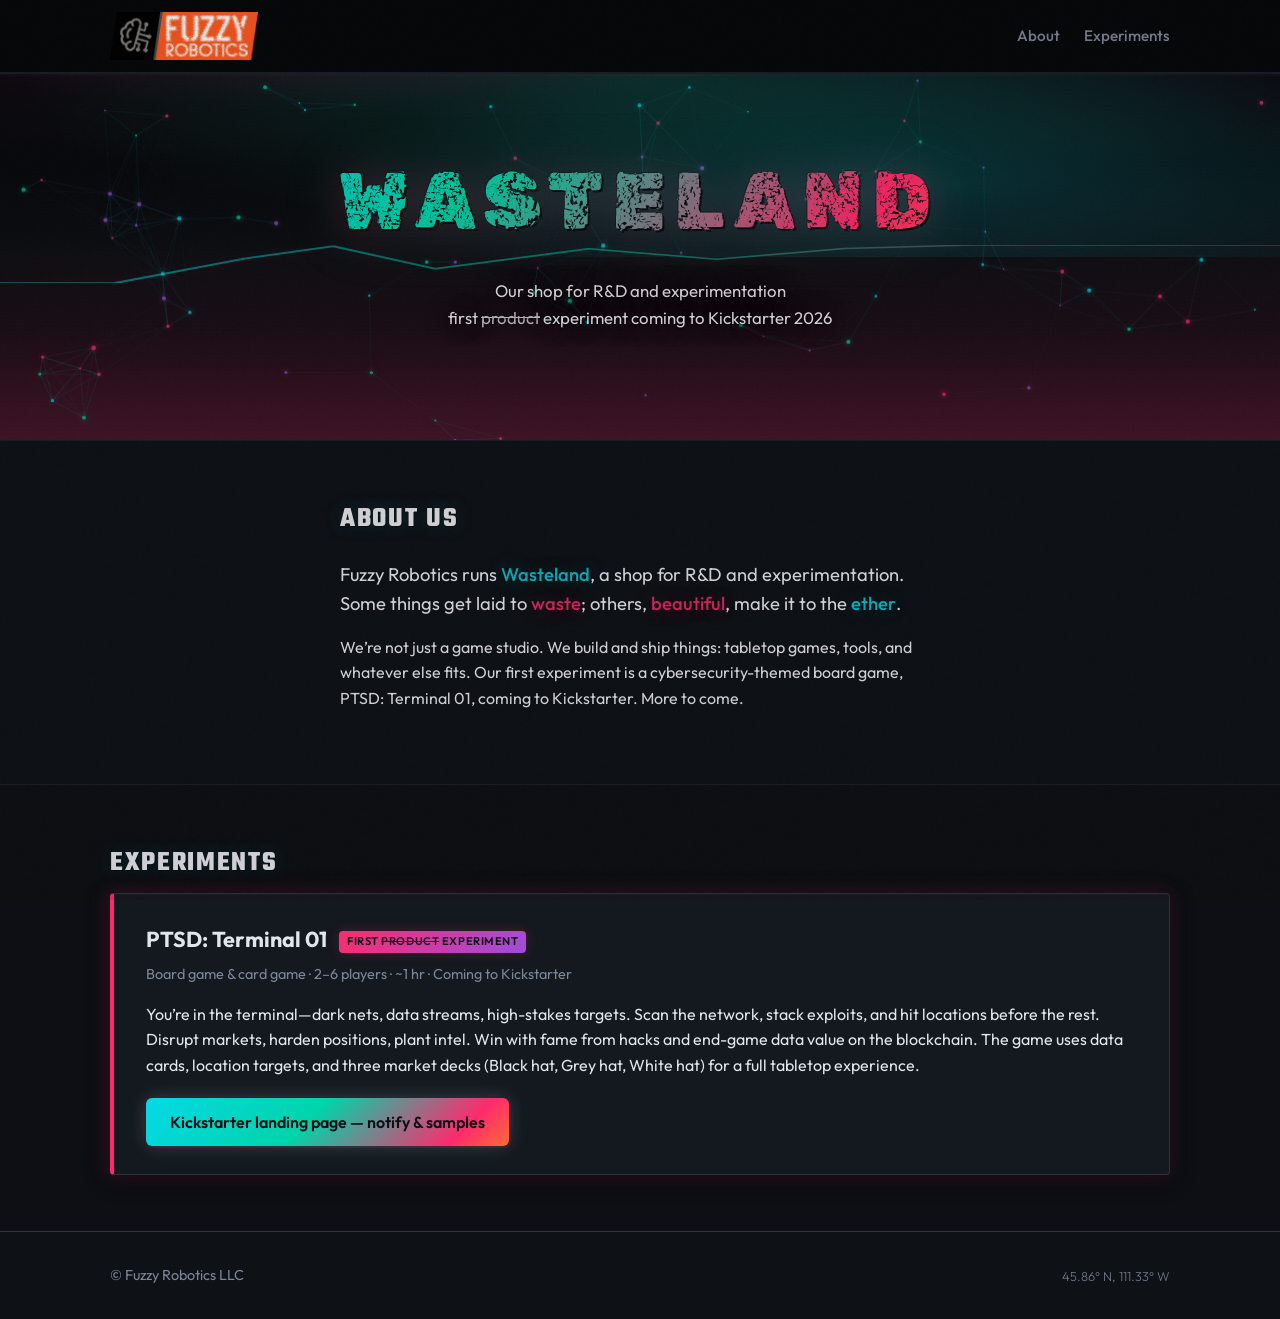
<file: index.html>
<!DOCTYPE html>
<html lang="en">
<head>
    <meta charset="utf-8" />
    <meta name="viewport" content="width=device-width, initial-scale=1, shrink-to-fit=no" />
    <meta name="description" content="Fuzzy Robotics LLC — Wasteland. Our shop: R&amp;D, experimentation, and first experiments. PTSD: Terminal 01, coming to Kickstarter." />
    <meta name="author" content="Fuzzy Robotics LLC" />
    <title>Fuzzy Robotics — Wasteland</title>
    <link rel="icon" type="image/x-icon" href="assets/favicon.ico" />
    <link rel="preconnect" href="https://fonts.googleapis.com" />
    <link rel="preconnect" href="https://fonts.gstatic.com" crossorigin />
    <link href="https://fonts.googleapis.com/css2?family=JetBrains+Mono:wght@400;600&family=Orbitron:wght@700;900&family=Outfit:wght@300;500;700&family=Rubik+Distressed&family=Teko:wght@500;700&display=swap" rel="stylesheet" />
    <link href="css/site.css" rel="stylesheet" />
</head>
<body>
<header class="site-header">
    <div class="container header-inner">
        <a class="brand" href="#top">
            <img class="brand-logo" src="/g9314.png" alt="Fuzzy Robotics" width="160" height="53" />
        </a>
        <nav class="nav">
            <a href="#about">About</a>
            <a href="#experiments">Experiments</a>
            <!--<a href="#learn-more">Learn more</a>-->
        </nav>
    </div>
</header>

<main id="top">
    <section class="hero">
        <canvas class="hero-particles" id="heroParticles" aria-hidden="true"></canvas>
        <div class="container hero-text">
            <h1 class="hero-title">Wasteland</h1>
            <p class="hero-subtitle">Our shop for R&amp;D and experimentation<br />first <span class="struck">product</span> experiment coming to Kickstarter 2026</p>
        </div>
        <div class="hero-mountains" aria-hidden="true">
            <svg viewBox="0 0 200 24" preserveAspectRatio="none" xmlns="http://www.w3.org/2000/svg">
                <defs>
                    <linearGradient id="mountains-gradient" x1="0%" y1="0%" x2="100%" y2="0%">
                        <stop offset="0%" stop-color="var(--neon-blue)" />
                        <stop offset="50%" stop-color="var(--accent)" />
                        <stop offset="100%" stop-color="var(--neon-pink)" />
                    </linearGradient>
                </defs>
                <path class="hero-mountains-line" fill="none" stroke="url(#mountains-gradient)" stroke-width="1.2" stroke-linejoin="round" d="M0,24 L18,24 L38,8.7 L52,0.75 L68,15 L92,2.4 L112,9 L132,2.25 L152,0 L168,0 L178,0 L188,0 L200,0" />
            </svg>
        </div>
    </section>

    <section id="about" class="section section-about">
        <div class="container narrow">
            <h2 class="section-title">About us</h2>
            <p class="lead">Fuzzy Robotics runs <span class="neon-tint neon-tint-blue">Wasteland</span>, a shop for R&amp;D and experimentation. Some things get laid to <span class="neon-tint neon-tint-pink">waste</span>; others, <span class="neon-tint neon-tint-pink">beautiful</span>, make it to the <span class="neon-tint neon-tint-blue">ether</span>.</p>
            <p>We’re not just a game studio. We build and ship things: tabletop games, tools, and whatever else fits. Our first experiment is a cybersecurity-themed board game, PTSD: Terminal 01, coming to Kickstarter. More to come.</p>
        </div>
    </section>

    <section id="experiments" class="section section-experiments">
        <div class="container">
            <h2 class="section-title">Experiments</h2>
            <div class="game-card">
                <h3 class="game-card-title">PTSD: Terminal 01 <span class="product-badge">First <span class="struck">product</span> experiment</span></h3>
                <p class="game-card-meta">Board game &amp; card game · 2–6 players · ~1 hr · Coming to Kickstarter</p>
                <p>You’re in the terminal—dark nets, data streams, high-stakes targets. Scan the network, stack exploits, and hit locations before the rest. Disrupt markets, harden positions, plant intel. Win with fame from hacks and end-game data value on the blockchain. The game uses data cards, location targets, and three market decks (Black hat, Grey hat, White hat) for a full tabletop experience.</p>
                <p class="game-card-links">
                    <a class="btn btn-primary" href="https://sha-6a8040d1.io/" target="_blank" rel="noopener">Kickstarter landing page — notify &amp; samples</a>
                </p>
            </div>
        </div>
    </section>

    <!--<section id="learn-more" class="section section-learn-more">
        <div class="container narrow">
            <h2 class="section-title">Learn more</h2>
            <p class="section-desc">Leave your details and we’ll email you updates on our experiments and Kickstarter.</p>
            <form class="learn-more-form" name="learn-more" method="POST" data-netlify="true" netlify-honeypot="bot-field">
                <input type="hidden" name="form-name" value="learn-more" />
                <p class="form-honeypot" aria-hidden="true">
                    <label>Don’t fill this out: <input name="bot-field" /></label>
                </p>
                <input type="text" name="name" placeholder="Your name" required />
                <input type="email" name="email" placeholder="Your email" required aria-label="Your email" />
                <textarea name="message" rows="3" placeholder="What are you interested in? (optional)" aria-label="Message"></textarea>
                <button type="submit" class="btn btn-primary">Send</button>
            </form>
        </div>
    </section>-->
</main>

<footer class="site-footer">
    <div class="container footer-inner">
        <p class="copyright">© Fuzzy Robotics LLC</p>
        <p class="footer-location">45.86° N, 111.33° W</p>
    </div>
</footer>

<script src="js/particles.js"></script>
<script src="js/scripts.js"></script>
</body>
</html>
</file>
<file: css/site.css>
/* Fuzzy Robotics — cyberpunk 80s synth + 90s grunge */
:root {
    --bg: #0d0f14;
    --bg-deep: #08090d;
    --surface: #14191f;
    --surface-alt: #0e1116;
    --border: #2a3142;
    --border-subtle: #1a1f2a;
    --text: #e2e5ec;
    --text-muted: #7d8599;
    /* Synth neon */
    --accent: #00d4aa;
    --accent-dim: #00a884;
    --accent-glow: rgba(0, 212, 170, 0.18);
    --accent-glow-strong: rgba(0, 212, 170, 0.28);
    --neon-pink: #ff2a6d;
    --neon-pink-glow: rgba(255, 42, 109, 0.22);
    --neon-blue: #05d9e8;
    --neon-blue-glow: rgba(5, 217, 232, 0.18);
    --neon-purple: #9d4edd;
    --neon-orange: #ff6b35;
    /* Grunge */
    --grunge-rust: #8b4513;
    --grunge-olive: #4a5d23;
    --grunge-mustard: #c4a035;
    --grunge-dirt: rgba(60, 45, 35, 0.4);
    --grunge-warm: rgba(80, 50, 30, 0.12);
    --font-sans: 'Outfit', system-ui, sans-serif;
    --font-mono: 'JetBrains Mono', monospace;
}

*,
*::before,
*::after {
    box-sizing: border-box;
}

html {
    scroll-behavior: smooth;
}

body {
    margin: 0;
    font-family: var(--font-sans);
    font-size: 1rem;
    line-height: 1.6;
    color: var(--text);
    background: var(--bg-deep);
    -webkit-font-smoothing: antialiased;
}

body::after {
    content: '';
    position: fixed;
    inset: 0;
    z-index: 9998;
    background: var(--grunge-warm);
    mix-blend-mode: multiply;
    pointer-events: none;
}

body::before {
    content: '';
    position: fixed;
    inset: 0;
    z-index: 9999;
    background-image: url("data:image/svg+xml,%3Csvg viewBox='0 0 200 200' xmlns='http://www.w3.org/2000/svg'%3E%3Cfilter id='n'%3E%3CfeTurbulence type='fractalNoise' baseFrequency='0.85' numOctaves='3'/%3E%3CfeColorMatrix type='saturate' values='0'/%3E%3C/filter%3E%3Crect width='100%25' height='100%25' filter='url(%23n)' opacity='0.04'/%3E%3C/svg%3E");
    opacity: 0.6;
    mix-blend-mode: overlay;
    pointer-events: none;
}

.container {
    width: 100%;
    max-width: 1100px;
    margin: 0 auto;
    padding: 0 1.25rem;
}

.container.narrow {
    max-width: 640px;
}

/* Header */
.site-header {
    position: sticky;
    top: 0;
    z-index: 100;
    background: rgba(6, 8, 11, 0.94);
    border-bottom: 2px solid var(--border-subtle);
    box-shadow: 0 2px 0 var(--grunge-warm);
    backdrop-filter: blur(10px);
}

.header-inner {
    display: flex;
    align-items: center;
    justify-content: space-between;
    padding: 0.75rem 1.25rem;
    transition: padding 0.2s ease;
}

.site-header.scrolled .header-inner {
    padding: 0.5rem 1.25rem;
}

.brand {
    display: inline-flex;
    align-items: center;
    gap: 0.6rem;
    color: var(--text);
    text-decoration: none;
    font-weight: 600;
    font-size: 1.1rem;
}

.brand:hover {
    color: var(--neon-blue);
    text-shadow: 0 0 12px var(--neon-blue-glow);
}

.brand-logo {
    height: 48px;
    width: auto;
    object-fit: contain;
}

.nav {
    display: flex;
    gap: 1.5rem;
}

.nav a {
    color: var(--text-muted);
    text-decoration: none;
    font-weight: 500;
    font-size: 0.95rem;
}

.nav a:hover {
    color: var(--neon-pink);
    text-shadow: 0 0 10px var(--neon-pink-glow);
}

/* Hero */
.hero {
    position: relative;
    min-height: 320px;
    padding: 4rem 0 5rem;
    text-align: center;
    background:
        linear-gradient(180deg,
            transparent 0%,
            transparent 45%,
            rgba(255, 42, 109, 0.06) 70%,
            rgba(255, 42, 109, 0.14) 85%,
            rgba(255, 42, 109, 0.22) 100%),
        linear-gradient(180deg,
            #0c0810 0%,
            #0a0a0e 15%,
            var(--bg-deep) 25%,
            var(--bg) 50%,
            #0e0c12 80%,
            var(--surface-alt) 100%);
    overflow: hidden;
}

.hero::before {
    content: '';
    position: absolute;
    inset: 0;
    background-image:
        linear-gradient(180deg, transparent 0px, rgba(0, 0, 0, 0.12) 1px, transparent 1px),
        linear-gradient(115deg, var(--border-subtle) 1px, transparent 1px),
        linear-gradient(245deg, var(--border-subtle) 1px, transparent 1px);
    background-size: 100% 4px, 72px 72px, 72px 72px;
    opacity: 0.35;
    pointer-events: none;
}

.hero::after {
    content: '';
    position: absolute;
    top: -50%;
    left: 50%;
    transform: translateX(-50%);
    width: 120%;
    height: 100%;
    background:
        radial-gradient(ellipse 80% 80% at 30% 20%, var(--neon-pink-glow) 0%, transparent 50%),
        radial-gradient(ellipse 80% 80% at 70% 80%, var(--neon-blue-glow) 0%, transparent 50%),
        radial-gradient(ellipse at center, var(--accent-glow) 0%, transparent 60%);
    pointer-events: none;
}

.hero-particles {
    position: absolute;
    inset: 0;
    z-index: 0;
    width: 100%;
    height: 100%;
    pointer-events: none;
}

.hero-text {
    position: relative;
    z-index: 10;
}

.hero-mountains {
    position: absolute;
    left: 0;
    right: 0;
    top: 52%;
    transform: translateY(-50%);
    height: 38px;
    z-index: 1;
    pointer-events: none;
}

.hero-mountains svg {
    display: block;
    width: 100%;
    height: 100%;
}

.hero-mountains-line {
    stroke-width: 1;
    opacity: 0.5;
    filter: drop-shadow(0 0 4px rgba(5, 217, 232, 0.15)) drop-shadow(0 0 4px rgba(255, 42, 109, 0.15));
}

.hero .container {
    position: relative;
    z-index: 2;
}

.hero-title {
    margin: 0 0 0.75rem;
    font-family: 'Rubik Distressed', var(--font-mono);
    font-size: clamp(1.5rem, 6.5vw, 5rem);
    font-weight: 400;
    letter-spacing: 0.12em;
    text-transform: uppercase;
    background: linear-gradient(135deg, var(--neon-blue) 0%, var(--accent) 35%, var(--neon-pink) 70%, var(--neon-orange) 100%);
    -webkit-background-clip: text;
    background-clip: text;
    color: transparent;
    text-shadow: none;
    filter: drop-shadow(2px 2px 0 rgba(0, 0, 0, 0.7)) drop-shadow(-1px -1px 0 rgba(0, 0, 0, 0.3)) drop-shadow(0 0 30px var(--accent-glow)) drop-shadow(0 0 20px var(--neon-pink-glow));
}

.hero-tagline {
    margin: 0 0 0.25rem;
    font-size: 1rem;
    font-weight: 300;
    color: var(--text-muted);
    letter-spacing: 0.15em;
    text-transform: uppercase;
}


.hero-subtitle {
    position: relative;
    z-index: 1;
    margin: 0 0 1.75rem;
    font-size: 1.05rem;
    color: var(--text);
    text-shadow: 0 0 24px rgba(0, 0, 0, 0.8), 0 1px 2px rgba(0, 0, 0, 0.6);
    max-width: 520px;
    margin-left: auto;
    margin-right: auto;
}

.btn {
    display: inline-block;
    padding: 0.7rem 1.5rem;
    font-family: var(--font-sans);
    font-size: 1rem;
    font-weight: 600;
    text-decoration: none;
    border: none;
    border-radius: 6px;
    cursor: pointer;
    transition: background 0.2s, color 0.2s, box-shadow 0.2s;
}

.btn-primary {
    background: linear-gradient(135deg, var(--neon-blue) 0%, var(--accent) 45%, var(--neon-pink) 85%, var(--neon-orange) 100%);
    color: var(--bg);
    box-shadow: 0 0 24px var(--accent-glow), 0 0 16px var(--neon-pink-glow), 2px 2px 0 var(--grunge-dirt);
}

.btn-primary:hover {
    filter: brightness(1.1);
    box-shadow: 0 0 32px var(--accent-glow-strong), 0 0 24px var(--neon-pink-glow);
}

/* Sections */
.section {
    padding: 3.5rem 0;
    border-top: 1px solid var(--border);
}

.section-about {
    background: var(--surface-alt);
    border-top-color: var(--border-subtle);
}

.section-products,
.section-experiments {
    background: var(--bg);
    border-top-color: var(--border-subtle);
}

.game-card {
    padding: 1.75rem 2rem;
    background: var(--surface);
    border: 1px solid var(--border);
    border-left: 4px solid var(--neon-pink);
    border-radius: 4px;
    box-shadow: 0 4px 24px rgba(0, 0, 0, 0.4), -2px 0 20px var(--neon-pink-glow), inset 0 1px 0 rgba(255, 255, 255, 0.03);
}

.game-card-title {
    margin: 0 0 0.35rem;
    font-size: 1.35rem;
    font-weight: 700;
    color: var(--text);
}

.game-card-meta {
    margin: 0 0 1rem;
    font-size: 0.9rem;
    color: var(--text-muted);
}

.game-card p {
    margin: 0 0 1rem;
}

.game-card-links {
    margin: 1.25rem 0 0 !important;
}

.section-title {
    margin: 0 0 0.5rem;
    font-family: 'Teko', var(--font-sans);
    font-size: 1.75rem;
    font-weight: 700;
    letter-spacing: 0.06em;
    text-transform: uppercase;
    color: var(--text);
    text-shadow: 0 0 20px var(--neon-blue-glow), 1px 1px 0 rgba(0, 0, 0, 0.4);
}

.section-desc {
    margin: 0 0 1.5rem;
    color: var(--text-muted);
    font-size: 0.95rem;
}

.struck {
    text-decoration: line-through;
    opacity: 0.85;
}

.product-badge {
    display: inline-block;
    margin-left: 0.5rem;
    padding: 0.15rem 0.5rem;
    font-size: 0.7rem;
    font-weight: 600;
    text-transform: uppercase;
    letter-spacing: 0.05em;
    color: var(--bg);
    background: linear-gradient(135deg, var(--neon-pink), var(--neon-purple));
    border-radius: 4px;
    vertical-align: middle;
    box-shadow: 0 0 12px var(--neon-pink-glow);
}

.lead {
    font-size: 1.15rem;
    color: var(--text);
    margin-bottom: 1rem;
}

.lead .neon-tint {
    font-weight: 500;
}

.lead .neon-tint-blue {
    color: rgba(5, 217, 232, 0.85);
    text-shadow: 0 0 20px rgba(5, 217, 232, 0.25);
}

.lead .neon-tint-pink {
    color: rgba(255, 42, 109, 0.85);
    text-shadow: 0 0 20px rgba(255, 42, 109, 0.25);
}

.game-features {
    margin: 1rem 0 1.5rem;
    padding-left: 1.25rem;
}

.game-features li {
    margin-bottom: 0.5rem;
}

.muted {
    color: var(--text-muted);
    font-size: 0.9rem;
}

/* Card samples */
.section-samples {
    background: var(--surface);
}

.card-grid {
    display: grid;
    grid-template-columns: repeat(auto-fit, minmax(260px, 1fr));
    gap: 1.5rem;
    margin-top: 1rem;
}

.card-sample h3 {
    margin: 0 0 0.75rem;
    font-size: 1rem;
    font-weight: 600;
    color: var(--text-muted);
}

.card-placeholder {
    display: flex;
    gap: 0.75rem;
    padding: 2rem;
    background: var(--bg);
    border: 1px dashed var(--border);
    border-radius: 8px;
    color: var(--text-muted);
    font-size: 0.9rem;
}

.card-placeholder span {
    flex: 1;
    text-align: center;
}

/* Notify form */
.notify-form .hidden {
    position: absolute;
    left: -9999px;
}

.form-row {
    display: flex;
    flex-wrap: wrap;
    gap: 0.5rem;
    max-width: 420px;
}

.notify-form input[type="email"] {
    flex: 1;
    min-width: 200px;
    padding: 0.7rem 1rem;
    font-family: var(--font-sans);
    font-size: 1rem;
    color: var(--text);
    background: var(--surface);
    border: 1px solid var(--border);
    border-radius: 6px;
}

.notify-form input[type="email"]::placeholder {
    color: var(--text-muted);
}

.notify-form input[type="email"]:focus {
    outline: none;
    border-color: var(--accent);
}

/* Learn more form */
.section-learn-more {
    background: var(--surface-alt);
    border-top-color: var(--border-subtle);
}

.learn-more-form {
    display: flex;
    flex-direction: column;
    gap: 0.75rem;
    max-width: 420px;
}

.learn-more-form input[type="text"],
.learn-more-form input[type="email"],
.learn-more-form textarea {
    width: 100%;
    padding: 0.7rem 1rem;
    font-family: var(--font-sans);
    font-size: 1rem;
    color: var(--text);
    background: var(--surface);
    border: 1px solid var(--border);
    border-radius: 6px;
    transition: border-color 0.2s;
}

.learn-more-form textarea {
    resize: vertical;
    min-height: 4rem;
}

.learn-more-form input::placeholder,
.learn-more-form textarea::placeholder {
    color: var(--text-muted);
}

.learn-more-form input:focus,
.learn-more-form textarea:focus {
    outline: none;
    border-color: var(--accent);
    box-shadow: 0 0 0 2px var(--accent-glow);
}

.learn-more-form .btn {
    align-self: flex-start;
}

.learn-more-form .form-honeypot {
    position: absolute;
    left: -9999px;
    width: 1px;
    height: 1px;
    overflow: hidden;
    margin: 0;
    padding: 0;
}

/* Footer */
.site-footer {
    padding: 2rem 0;
    background: var(--surface-alt);
    border-top: 1px solid var(--border);
    text-align: center;
}

.footer-inner {
    display: flex;
    flex-direction: row;
    flex-wrap: wrap;
    justify-content: space-between;
    align-items: center;
    gap: 0.5rem;
}

.bgg-link {
    color: var(--accent);
    text-decoration: none;
    font-weight: 500;
}

.bgg-link:hover {
    text-decoration: underline;
}

.copyright {
    margin: 0;
    font-size: 0.9rem;
    color: var(--text-muted);
}

.footer-location {
    margin: 0;
    font-size: 0.8rem;
    color: var(--text-muted);
    font-weight: 300;
    opacity: 0.85;
}

/* Rules page */
.rules-page {
    padding: 2rem 0 4rem;
}

.rules-inner {
    --rules-hr: var(--border);
}

.rules-title {
    margin: 0 0 0.5rem;
    font-size: 1.75rem;
    font-weight: 700;
    color: var(--text);
}

.rules-intro {
    margin: 0 0 1.5rem;
    font-size: 1.05rem;
    color: var(--text-muted);
}

.rules-inner hr {
    margin: 2rem 0;
    border: 0;
    border-top: 1px solid var(--rules-hr);
}

.rules-inner h2 {
    margin: 1.75rem 0 0.75rem;
    font-size: 1.35rem;
    font-weight: 700;
    color: var(--accent);
}

.rules-inner h3 {
    margin: 1.25rem 0 0.5rem;
    font-size: 1.1rem;
    font-weight: 600;
    color: var(--text);
}

.rules-inner p {
    margin: 0 0 1rem;
}

.rules-inner ul,
.rules-inner ol {
    margin: 0 0 1rem;
    padding-left: 1.5rem;
}

.rules-inner li {
    margin-bottom: 0.4rem;
}

.rules-inner a {
    color: var(--accent);
    text-decoration: none;
}

.rules-inner a:hover {
    text-decoration: underline;
}

.rules-table-wrap {
    overflow-x: auto;
    margin: 1rem 0;
    border: 1px solid var(--border);
    border-radius: 8px;
}

.rules-table {
    width: 100%;
    border-collapse: collapse;
    font-size: 0.95rem;
}

.rules-table th,
.rules-table td {
    padding: 0.65rem 1rem;
    text-align: left;
    border-bottom: 1px solid var(--border);
}

.rules-table th {
    background: var(--surface);
    font-weight: 600;
    color: var(--text);
}

.rules-table tr:last-child td {
    border-bottom: 0;
}

.rules-table td:first-child {
    white-space: nowrap;
    color: var(--accent);
}

.rules-footer-note {
    margin-top: 1.5rem;
    font-size: 0.95rem;
    color: var(--text-muted);
}

@media (max-width: 640px) {
    .nav {
        gap: 1rem;
    }
    .hero {
        padding: 3rem 0 4rem;
    }
    .hero-title {
        letter-spacing: 0.04em;
    }
}

@media (max-width: 380px) {
    .hero-title {
        font-size: clamp(1.25rem, 5vw, 2rem);
        letter-spacing: 0.02em;
    }
}
</file>
